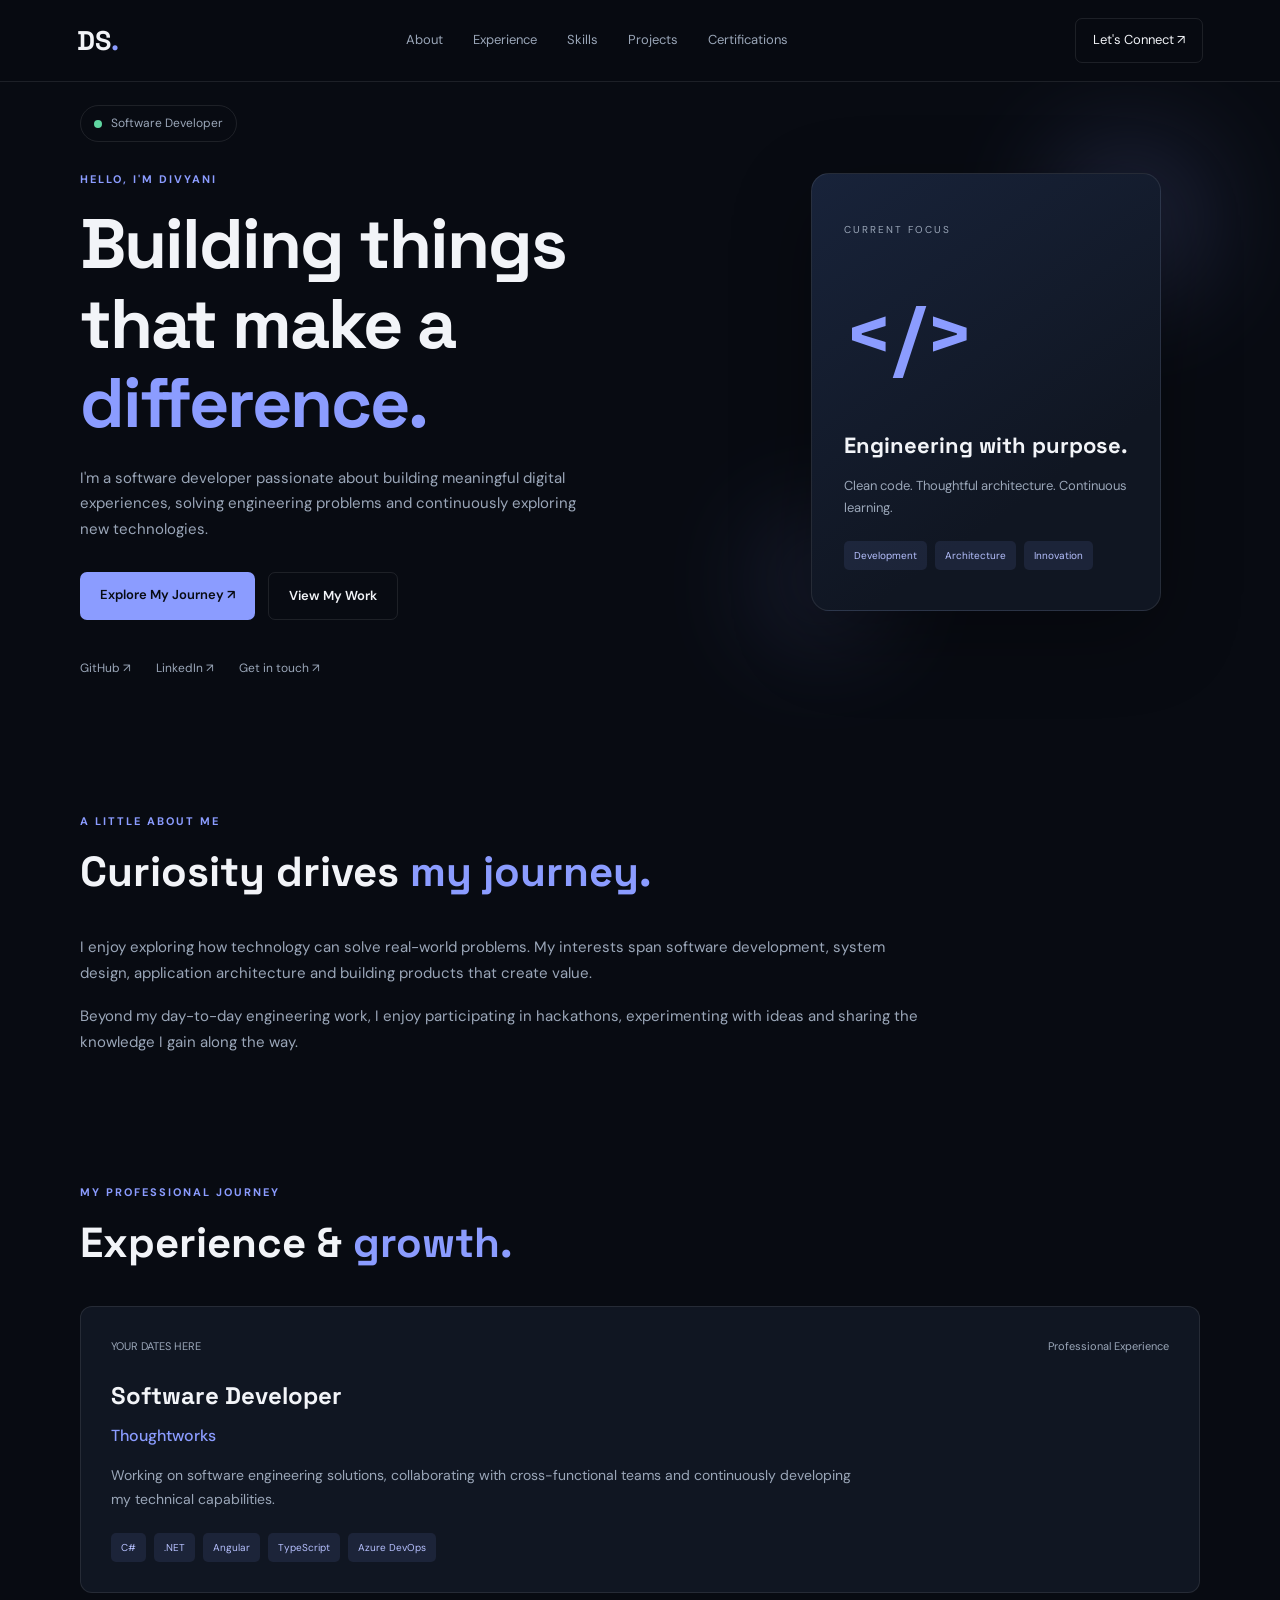
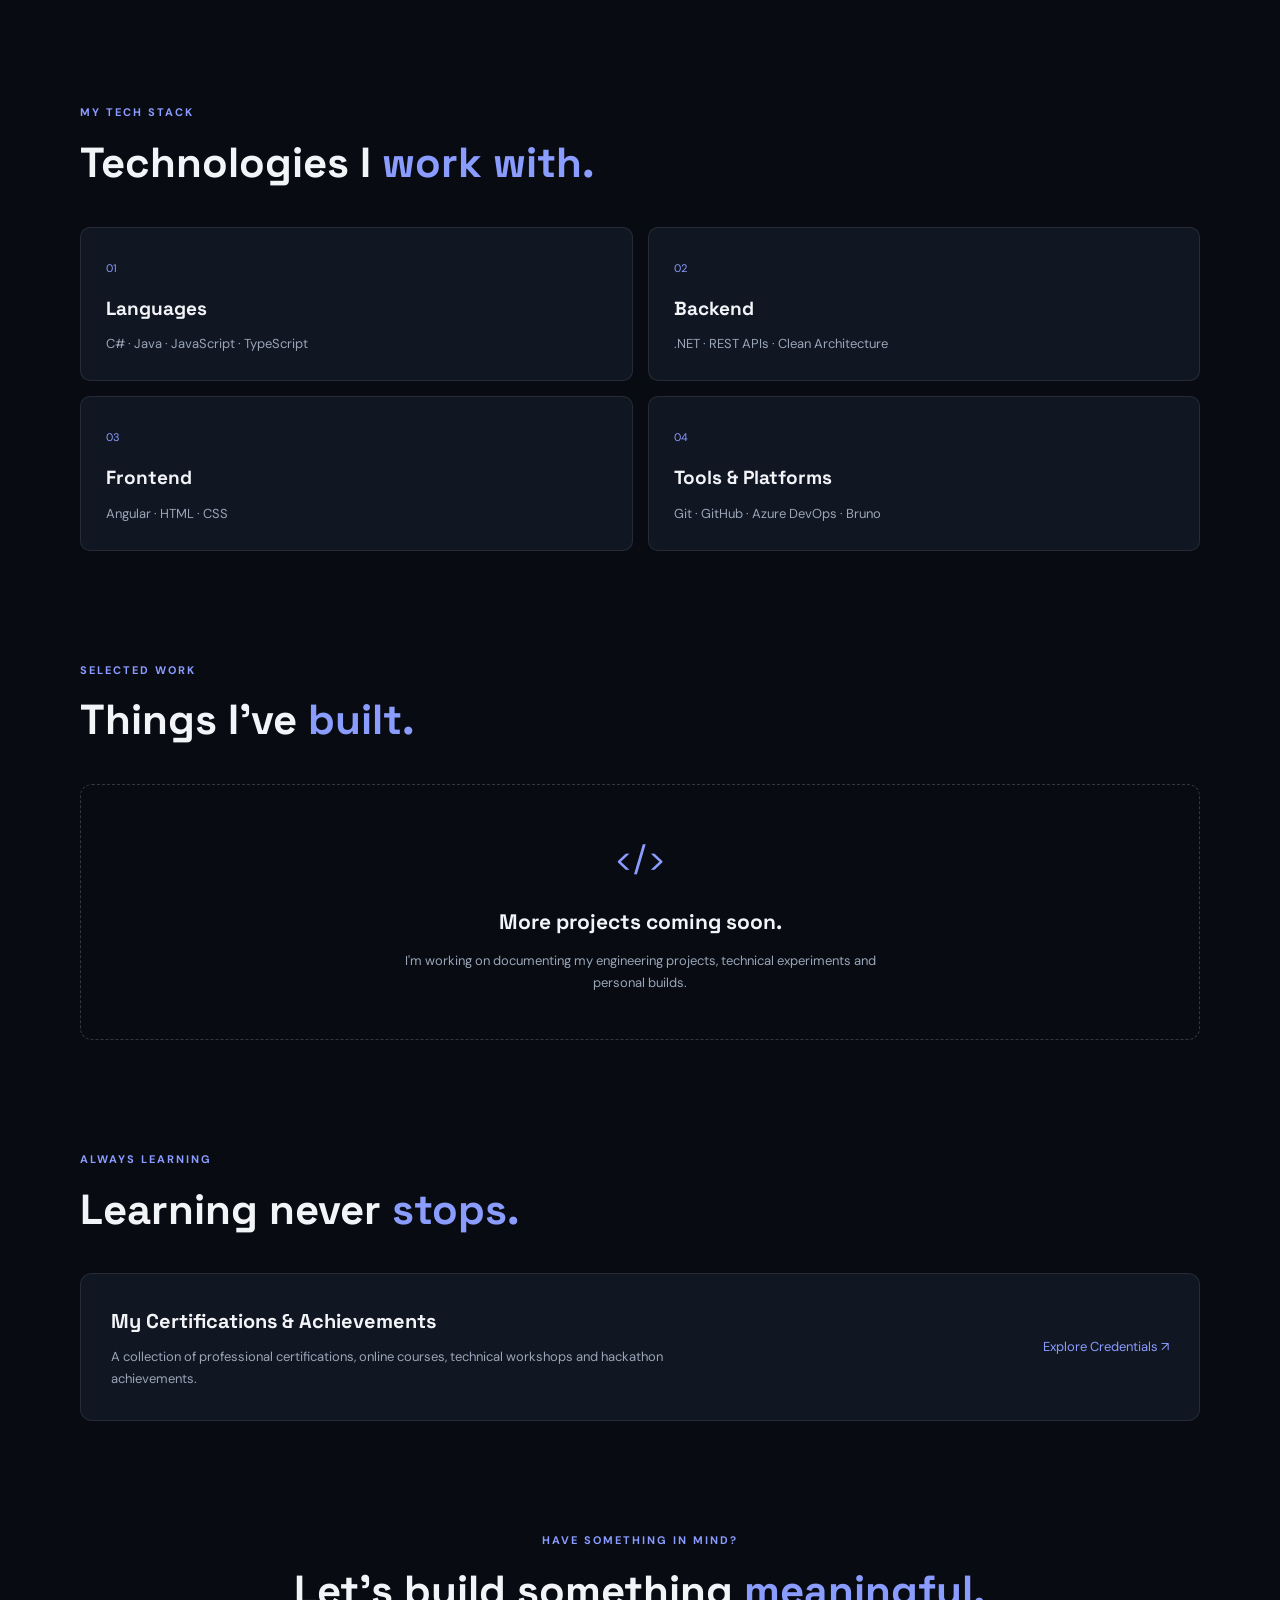
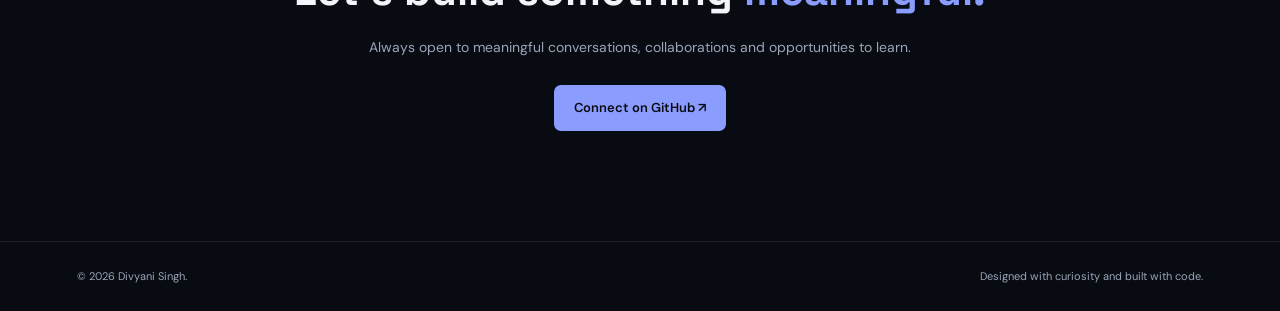
<file: index.html>
<!DOCTYPE html>
<html lang="en">
<head>
    <meta charset="UTF-8">
    <meta name="viewport" content="width=device-width, initial-scale=1.0">

    <meta name="description"
          content="Divyani Singh - Software Developer, Engineering Enthusiast and Continuous Learner.">

    <title>Divyani Singh | Software Developer</title>

    <link rel="preconnect" href="https://fonts.googleapis.com">
    <link rel="preconnect" href="https://fonts.gstatic.com" crossorigin>

    <link href="https://fonts.googleapis.com/css2?family=DM+Sans:wght@400;500;600;700&family=Space+Grotesk:wght@400;500;600;700&display=swap"
          rel="stylesheet">

    <link rel="stylesheet" href="assets/css/style.css">
</head>

<body>

    <!-- Navigation -->
    <header class="navbar">
        <a href="#home" class="logo">DS<span>.</span></a>

        <nav class="nav-links" id="navLinks">
            <a href="#about">About</a>
            <a href="experience.html">Experience</a>
            <a href="#skills">Skills</a>
            <a href="#projects">Projects</a>
            <a href="certifications.html">Certifications</a>
        </nav>

        <a href="#contact" class="nav-contact">Let's Connect ↗️</a>

        <button class="menu-toggle"
                id="menuToggle"
                aria-label="Toggle navigation"
                aria-expanded="false"
                aria-controls="navLinks">
            ☰
        </button>
    </header>


    <main>

        <!-- Hero Section -->
        <section class="hero section-container" id="home">

            <div class="hero-content">

                <div class="availability">
                    <span class="status-dot"></span>
                    Software Developer
                </div>

                <p class="eyebrow">HELLO, I'M DIVYANI</p>

                <h1>
                    Building things<br>
                    that make a <span>difference.</span>
                </h1>

                <p class="hero-description">
                    I'm a software developer passionate about building
                    meaningful digital experiences, solving engineering
                    problems and continuously exploring new technologies.
                </p>

                <div class="hero-buttons">
                    <a href="#experience" class="button button-primary">
                        Explore My Journey ↗️
                    </a>

                    <a href="#projects" class="button button-secondary">
                        View My Work
                    </a>
                </div>

                <div class="social-links">
                    <a href="https://github.com/divs-spec"
                       target="_blank"
                       rel="noopener noreferrer">GitHub ↗️</a>

                    <a href="#contact">LinkedIn ↗️</a>

                    <a href="#contact">Get in touch ↗️</a>
                </div>

            </div>

            <div class="hero-visual">
                <div class="visual-card">
                    <span class="visual-label">CURRENT FOCUS</span>

                    <div class="code-symbol">&lt;/&gt;</div>

                    <h3>Engineering with purpose.</h3>

                    <p>
                        Clean code. Thoughtful architecture.
                        Continuous learning.
                    </p>

                    <div class="visual-tags">
                        <span>Development</span>
                        <span>Architecture</span>
                        <span>Innovation</span>
                    </div>
                </div>

                <div class="floating-dot dot-one"></div>
                <div class="floating-dot dot-two"></div>
            </div>

        </section>


        <!-- About Section -->
        <section class="section-container section" id="about">

            <div class="section-heading">
                <p class="eyebrow">A LITTLE ABOUT ME</p>
                <h2>Curiosity drives <span>my journey.</span></h2>
            </div>

            <div class="about-content">
                <p>
                    I enjoy exploring how technology can solve real-world
                    problems. My interests span software development,
                    system design, application architecture and building
                    products that create value.
                </p>

                <p>
                    Beyond my day-to-day engineering work, I enjoy
                    participating in hackathons, experimenting with ideas
                    and sharing the knowledge I gain along the way.
                </p>
            </div>

        </section>


        <!-- Experience Section -->
        <section class="section-container section" id="experience">

            <div class="section-heading">
                <p class="eyebrow">MY PROFESSIONAL JOURNEY</p>
                <h2>Experience & <span>growth.</span></h2>
            </div>

            <div class="experience-card">

                <div class="experience-meta">
                    <span class="experience-period">YOUR DATES HERE</span>
                    <span class="experience-type">Professional Experience</span>
                </div>

                <h3>Software Developer</h3>

                <h4>Thoughtworks</h4>

                <p>
                    Working on software engineering solutions,
                    collaborating with cross-functional teams and
                    continuously developing my technical capabilities.
                </p>

                <div class="tag-list">
                    <span>C#</span>
                    <span>.NET</span>
                    <span>Angular</span>
                    <span>TypeScript</span>
                    <span>Azure DevOps</span>
                </div>

            </div>

            <!-- Add your previous professional experience here -->

        </section>


        <!-- Skills Section -->
        <section class="section-container section" id="skills">

            <div class="section-heading">
                <p class="eyebrow">MY TECH STACK</p>
                <h2>Technologies I <span>work with.</span></h2>
            </div>

            <div class="skills-grid">

                <div class="skill-card">
                    <span class="skill-number">01</span>
                    <h3>Languages</h3>
                    <p>C# · Java · JavaScript · TypeScript</p>
                </div>

                <div class="skill-card">
                    <span class="skill-number">02</span>
                    <h3>Backend</h3>
                    <p>.NET · REST APIs · Clean Architecture</p>
                </div>

                <div class="skill-card">
                    <span class="skill-number">03</span>
                    <h3>Frontend</h3>
                    <p>Angular · HTML · CSS</p>
                </div>

                <div class="skill-card">
                    <span class="skill-number">04</span>
                    <h3>Tools & Platforms</h3>
                    <p>Git · GitHub · Azure DevOps · Bruno</p>
                </div>

            </div>

        </section>


        <!-- Projects Section -->
        <section class="section-container section" id="projects">

            <div class="section-heading">
                <p class="eyebrow">SELECTED WORK</p>
                <h2>Things I've <span>built.</span></h2>
            </div>

            <div class="project-placeholder">

                <span class="project-icon">&lt;/&gt;</span>

                <h3>More projects coming soon.</h3>

                <p>
                    I'm working on documenting my engineering projects,
                    technical experiments and personal builds.
                </p>

            </div>

        </section>


        <!-- Certifications Section -->
        <section class="section-container section" id="certifications">

            <div class="section-heading">
                <p class="eyebrow">ALWAYS LEARNING</p>
                <h2>Learning never <span>stops.</span></h2>
            </div>

            <div class="certification-card">

                <div>
                    <h3>My Certifications & Achievements</h3>

                    <p>
                        A collection of professional certifications,
                        online courses, technical workshops and
                        hackathon achievements.
                    </p>
                </div>

                <a href="certifications.html" class="text-link">
                    Explore Credentials ↗️
                </a>

            </div>

        </section>


        <!-- Contact Section -->
        <section class="section-container section contact-section"
                 id="contact">

            <p class="eyebrow">HAVE SOMETHING IN MIND?</p>

            <h2>Let's build something <span>meaningful.</span></h2>

            <p>
                Always open to meaningful conversations,
                collaborations and opportunities to learn.
            </p>

            <a href="https://github.com/divs-spec"
               target="_blank"
               rel="noopener noreferrer"
               class="button button-primary">
                Connect on GitHub ↗️
            </a>

        </section>

    </main>


    <!-- Footer -->
    <footer class="footer">
        <p>©️ <span id="currentYear"></span> Divyani Singh.</p>
        <p>Designed with curiosity and built with code.</p>
    </footer>


    <script src="assets/js/main.js"></script>

</body>
</html>
</file>
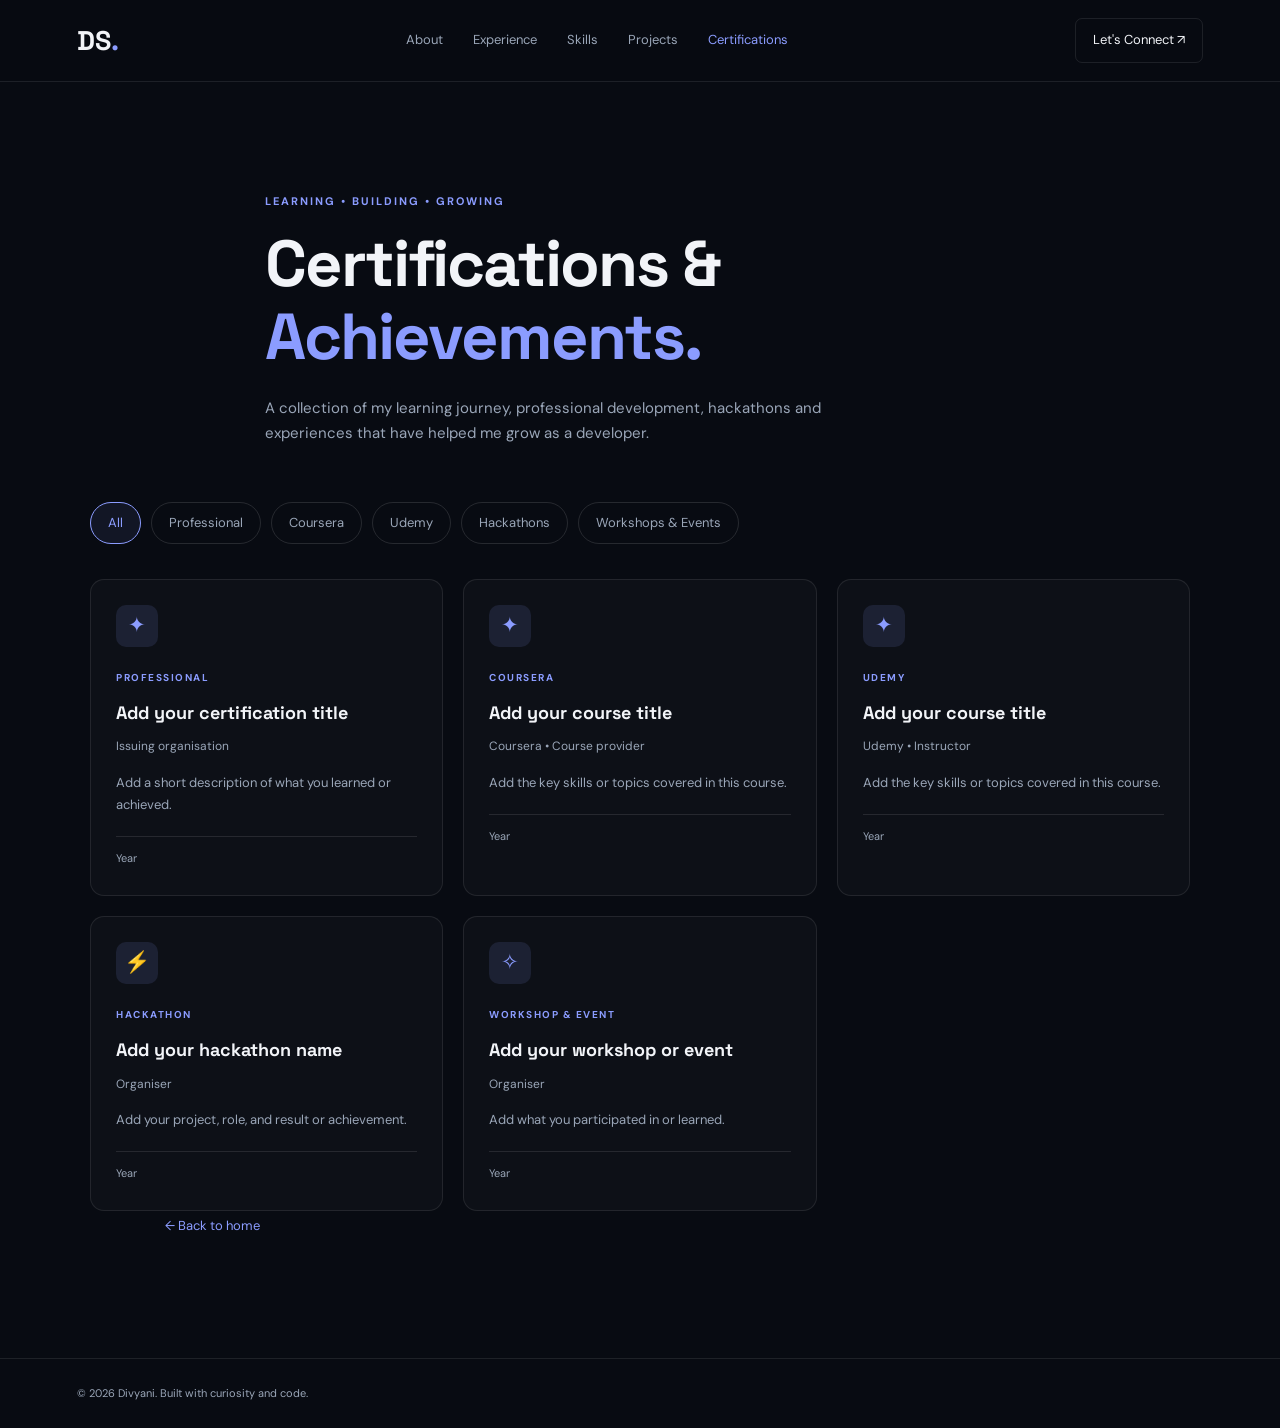
<file: certifications.html>
<!DOCTYPE html>
<html lang="en">
<head>
    <meta charset="UTF-8">
    <meta name="viewport" content="width=device-width, initial-scale=1.0">

    <title>Certifications & Achievements | Divyani</title>
    <meta name="description" content="Explore Divyani's certifications, courses, hackathons and learning achievements.">

    <link rel="preconnect" href="https://fonts.googleapis.com">
    <link rel="preconnect" href="https://fonts.gstatic.com" crossorigin>
    <link href="https://fonts.googleapis.com/css2?family=DM+Sans:wght@400;500;600;700&family=Space+Grotesk:wght@400;500;600;700&display=swap" rel="stylesheet">

    <link rel="stylesheet" href="assets/css/style.css">
</head>

<body>

    <header class="navbar">
        <a href="index.html" class="logo">DS<span>.</span></a>

        <nav class="nav-links" id="navLinks">
            <a href="index.html#about">About</a>
            <a href="experience.html">Experience</a>
            <a href="index.html#skills">Skills</a>
            <a href="index.html#projects">Projects</a>
            <a href="certifications.html" class="active-link">Certifications</a>
        </nav>

        <a href="index.html#contact" class="nav-contact">
            Let's Connect ↗️
        </a>

        <button class="menu-toggle"
                id="menuToggle"
                aria-label="Toggle navigation"
                aria-expanded="false"
                aria-controls="navLinks">
            ☰
        </button>
    </header>

    <main class="inner-page">

        <section class="page-intro container">
            <p class="eyebrow">LEARNING • BUILDING • GROWING</p>

            <h1>Certifications & <span class="gradient-text">Achievements.</span></h1>

            <p>
                A collection of my learning journey, professional development,
                hackathons and experiences that have helped me grow as a developer.
            </p>
        </section>

        <section class="certifications-section container">

            <div class="certification-filters" aria-label="Filter certifications">
                <button class="filter-button active"
                        data-filter="all"
                        aria-pressed="true">All</button>

                <button class="filter-button"
                        data-filter="professional"
                        aria-pressed="false">Professional</button>

                <button class="filter-button"
                        data-filter="coursera"
                        aria-pressed="false">Coursera</button>

                <button class="filter-button"
                        data-filter="udemy"
                        aria-pressed="false">Udemy</button>

                <button class="filter-button"
                        data-filter="hackathon"
                        aria-pressed="false">Hackathons</button>

                <button class="filter-button"
                        data-filter="workshop"
                        aria-pressed="false">Workshops & Events</button>
            </div>

            <div class="certification-grid">

                <!-- Replace this example card with a real achievement -->
                <article class="certificate-card" data-category="professional">
                    <div class="certificate-icon">✦</div>
                    <p class="certificate-category">PROFESSIONAL</p>
                    <h3>Add your certification title</h3>
                    <p class="certificate-provider">Issuing organisation</p>
                    <p class="certificate-description">
                        Add a short description of what you learned or achieved.
                    </p>
                    <span class="certificate-date">Year</span>
                    <!-- Add a real certificate link when available -->
                </article>

                <article class="certificate-card" data-category="coursera">
                    <div class="certificate-icon">✦</div>
                    <p class="certificate-category">COURSERA</p>
                    <h3>Add your course title</h3>
                    <p class="certificate-provider">Coursera • Course provider</p>
                    <p class="certificate-description">
                        Add the key skills or topics covered in this course.
                    </p>
                    <span class="certificate-date">Year</span>
                </article>

                <article class="certificate-card" data-category="udemy">
                    <div class="certificate-icon">✦</div>
                    <p class="certificate-category">UDEMY</p>
                    <h3>Add your course title</h3>
                    <p class="certificate-provider">Udemy • Instructor</p>
                    <p class="certificate-description">
                        Add the key skills or topics covered in this course.
                    </p>
                    <span class="certificate-date">Year</span>
                </article>

                <article class="certificate-card" data-category="hackathon">
                    <div class="certificate-icon">⚡</div>
                    <p class="certificate-category">HACKATHON</p>
                    <h3>Add your hackathon name</h3>
                    <p class="certificate-provider">Organiser</p>
                    <p class="certificate-description">
                        Add your project, role, and result or achievement.
                    </p>
                    <span class="certificate-date">Year</span>
                </article>

                <article class="certificate-card" data-category="workshop">
                    <div class="certificate-icon">✧</div>
                    <p class="certificate-category">WORKSHOP & EVENT</p>
                    <h3>Add your workshop or event</h3>
                    <p class="certificate-provider">Organiser</p>
                    <p class="certificate-description">
                        Add what you participated in or learned.
                    </p>
                    <span class="certificate-date">Year</span>
                </article>

            </div>
        </section>

        <div class="page-back container">
            <a href="index.html" class="text-link">← Back to home</a>
        </div>

    </main>

    <footer class="footer">
        <p>©️ <span id="currentYear"></span> Divyani. Built with curiosity and code.</p>
    </footer>

    <script src="assets/js/main.js"></script>
</body>
</html>
</file>
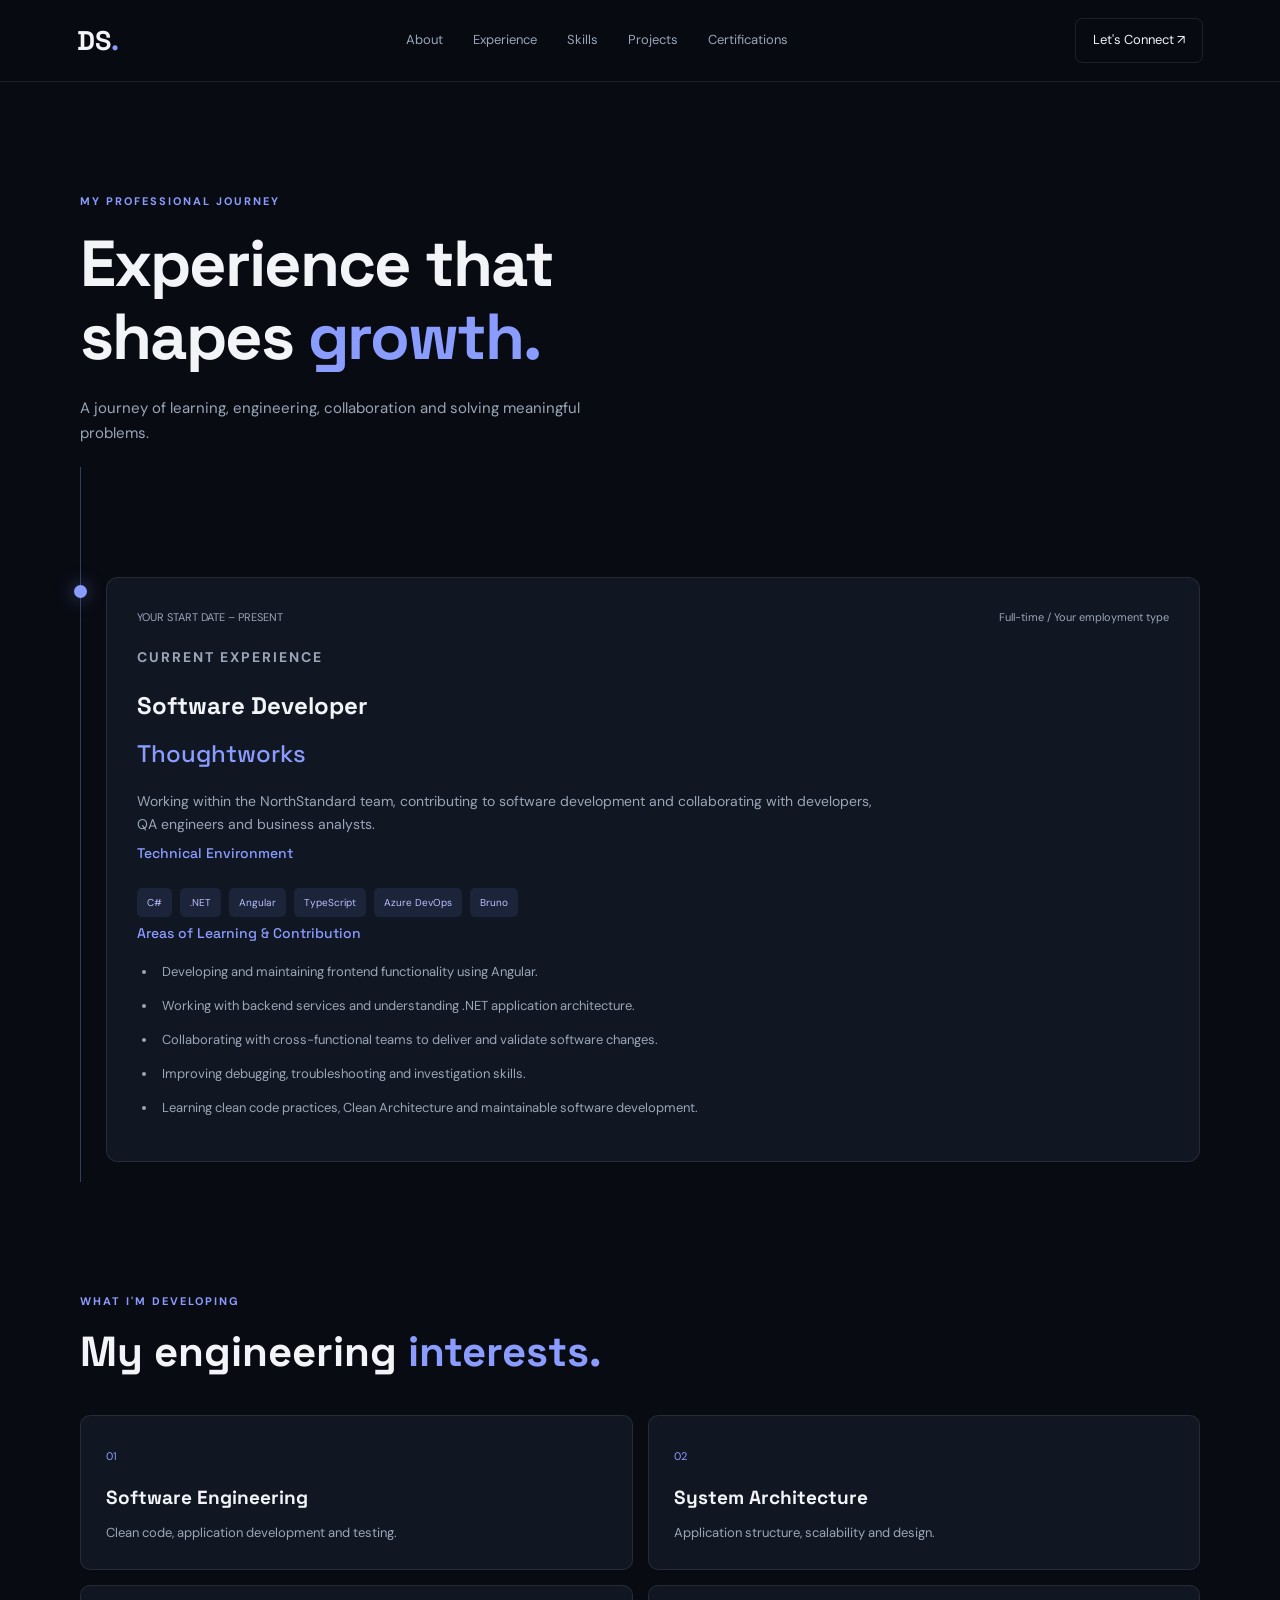
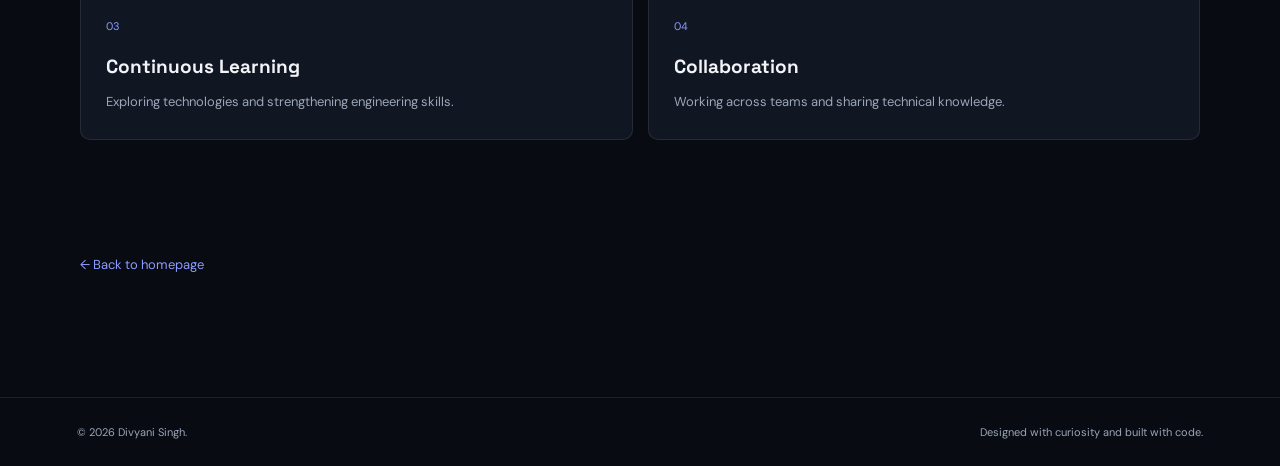
<file: experience.html>
<!DOCTYPE html>
<html lang="en">
<head>
    <meta charset="UTF-8">
    <meta name="viewport" content="width=device-width, initial-scale=1.0">

    <meta name="description"
          content="Explore Divyani Singh's professional software engineering experience.">

    <title>Experience | Divyani Singh</title>

    <link rel="preconnect" href="https://fonts.googleapis.com">
    <link rel="preconnect" href="https://fonts.gstatic.com" crossorigin>

    <link href="https://fonts.googleapis.com/css2?family=DM+Sans:wght@400;500;600;700&family=Space+Grotesk:wght@400;500;600;700&display=swap"
          rel="stylesheet">

    <link rel="stylesheet" href="assets/css/style.css">
</head>

<body>

    <header class="navbar">
        <a href="index.html" class="logo">DS<span>.</span></a>

        <nav class="nav-links" id="navLinks">
            <a href="index.html#about">About</a>
            <a href="experience.html">Experience</a>
            <a href="index.html#skills">Skills</a>
            <a href="index.html#projects">Projects</a>
            <a href="certifications.html">Certifications</a>
        </nav>

        <button class="menu-toggle"
                id="menuToggle"
                aria-label="Toggle navigation"
                aria-expanded="false"
                aria-controls="navLinks">
            ☰
        </button>

        <a href="index.html#contact" class="nav-contact">
            Let's Connect ↗️
        </a>
    </header>


    <main class="section-container inner-page">

        <section class="page-intro">
            <p class="eyebrow">MY PROFESSIONAL JOURNEY</p>

            <h1>
                Experience that<br>
                shapes <span>growth.</span>
            </h1>

            <p>
                A journey of learning, engineering, collaboration
                and solving meaningful problems.
            </p>
        </section>


        <section class="section experience-timeline">

            <div class="timeline-item">

                <div class="timeline-marker"></div>

                <div class="experience-card">

                    <div class="experience-meta">
                        <span>YOUR START DATE – PRESENT</span>
                        <span>Full-time / Your employment type</span>
                    </div>

                    <p class="eyebrow">CURRENT EXPERIENCE</p>

                    <h2>Software Developer</h2>

                    <h3 class="company-name">Thoughtworks</h3>

                    <p>
                        Working within the NorthStandard team,
                        contributing to software development and
                        collaborating with developers, QA engineers
                        and business analysts.
                    </p>

                    <h4 class="detail-heading">
                        Technical Environment
                    </h4>

                    <div class="tag-list">
                        <span>C#</span>
                        <span>.NET</span>
                        <span>Angular</span>
                        <span>TypeScript</span>
                        <span>Azure DevOps</span>
                        <span>Bruno</span>
                    </div>

                    <h4 class="detail-heading">
                        Areas of Learning & Contribution
                    </h4>

                    <ul class="experience-list">
                        <li>
                            Developing and maintaining frontend
                            functionality using Angular.
                        </li>

                        <li>
                            Working with backend services and
                            understanding .NET application architecture.
                        </li>

                        <li>
                            Collaborating with cross-functional teams
                            to deliver and validate software changes.
                        </li>

                        <li>
                            Improving debugging, troubleshooting and
                            investigation skills.
                        </li>

                        <li>
                            Learning clean code practices,
                            Clean Architecture and maintainable
                            software development.
                        </li>
                    </ul>

                </div>

            </div>


            <!-- Add previous employment here when ready -->

        </section>


        <section class="section">
            <div class="section-heading">
                <p class="eyebrow">WHAT I'M DEVELOPING</p>

                <h2>My engineering <span>interests.</span></h2>
            </div>

            <div class="skills-grid">

                <div class="skill-card">
                    <span class="skill-number">01</span>
                    <h3>Software Engineering</h3>
                    <p>Clean code, application development and testing.</p>
                </div>

                <div class="skill-card">
                    <span class="skill-number">02</span>
                    <h3>System Architecture</h3>
                    <p>Application structure, scalability and design.</p>
                </div>

                <div class="skill-card">
                    <span class="skill-number">03</span>
                    <h3>Continuous Learning</h3>
                    <p>Exploring technologies and strengthening engineering skills.</p>
                </div>

                <div class="skill-card">
                    <span class="skill-number">04</span>
                    <h3>Collaboration</h3>
                    <p>Working across teams and sharing technical knowledge.</p>
                </div>

            </div>
        </section>


        <section class="section page-back">
            <a href="index.html" class="text-link">
                ← Back to homepage
            </a>
        </section>

    </main>


    <footer class="footer">
        <p>©️ <span id="currentYear"></span> Divyani Singh.</p>
        <p>Designed with curiosity and built with code.</p>
    </footer>

    <script src="assets/js/main.js"></script>

</body>
</html>
</file>
<file: assets/css/style.css>
/* ------------------------------
   GLOBAL STYLES
------------------------------ */

:root {
    --background: #080b12;
    --surface: #101622;
    --surface-light: #151e2d;
    --text-primary: #f2f4f8;
    --text-secondary: #9aa6b8;
    --accent: #8b9cff;
    --border: rgba(255, 255, 255, 0.09);
}

* {
    margin: 0;
    padding: 0;
    box-sizing: border-box;
    scroll-behavior: smooth;
}

body {
    background: var(--background);
    color: var(--text-primary);
    font-family: 'DM Sans', sans-serif;
    line-height: 1.7;
}

a {
    color: inherit;
    text-decoration: none;
}

button {
    font: inherit;
}

.section-container {
    width: min(1120px, 88%);
    margin: auto;
}

.section {
    padding-top: 110px;
}


/* ------------------------------
   NAVIGATION
------------------------------ */

.navbar {
    width: 100%;
    height: 82px;
    padding: 0 6%;
    display: flex;
    justify-content: space-between;
    align-items: center;
    border-bottom: 1px solid var(--border);
    position: sticky;
    top: 0;
    z-index: 100;
    background: rgba(8, 11, 18, 0.92);
    backdrop-filter: blur(18px);
}

.logo {
    font-family: 'Space Grotesk', sans-serif;
    font-size: 27px;
    font-weight: 700;
}

.logo span,
h1 span,
h2 span {
    color: var(--accent);
}

.nav-links {
    display: flex;
    gap: 30px;
}

.nav-links a {
    color: var(--text-secondary);
    font-size: 13px;
    transition: color 0.3s;
}

.nav-links a:hover,
.social-links a:hover {
    color: var(--accent);
}

.nav-contact {
    font-size: 13px;
    border: 1px solid var(--border);
    padding: 10px 17px;
    border-radius: 7px;
}

.menu-toggle {
    display: none;
    background: none;
    border: none;
    color: white;
    font-size: 25px;
    cursor: pointer;
}


/* ------------------------------
   HERO
------------------------------ */

.hero {
    min-height: 620px;
    display: grid;
    grid-template-columns: 1.2fr 0.8fr;
    align-items: center;
    gap: 50px;
}

.availability {
    display: inline-flex;
    align-items: center;
    gap: 9px;
    border: 1px solid var(--border);
    border-radius: 30px;
    padding: 7px 13px;
    color: var(--text-secondary);
    font-size: 12px;
    margin-bottom: 28px;
}

.status-dot {
    width: 8px;
    height: 8px;
    border-radius: 50%;
    background: #5fd6a0;
}

.eyebrow {
    color: var(--accent);
    font-size: 11px;
    font-weight: 700;
    letter-spacing: 2px;
    margin-bottom: 16px;
}

h1,
h2,
h3 {
    font-family: 'Space Grotesk', sans-serif;
}

h1 {
    font-size: clamp(42px, 5.5vw, 70px);
    line-height: 1.13;
    letter-spacing: -2px;
}

.hero-description {
    max-width: 520px;
    color: var(--text-secondary);
    margin-top: 24px;
    font-size: 15px;
}

.hero-buttons {
    display: flex;
    gap: 13px;
    margin-top: 30px;
    flex-wrap: wrap;
}

.button {
    padding: 12px 20px;
    border-radius: 7px;
    font-size: 13px;
    font-weight: 600;
    transition: 0.3s;
    display: inline-block;
}

.button-primary {
    background: var(--accent);
    color: #080b12;
}

.button-primary:hover {
    transform: translateY(-3px);
    box-shadow: 0 8px 25px rgba(139, 156, 255, 0.2);
}

.button-secondary {
    border: 1px solid var(--border);
}

.button-secondary:hover {
    background: var(--surface);
}

.social-links {
    display: flex;
    gap: 25px;
    margin-top: 38px;
}

.social-links a {
    color: var(--text-secondary);
    font-size: 12px;
}


/* ------------------------------
   HERO VISUAL
------------------------------ */

.hero-visual {
    position: relative;
    display: flex;
    justify-content: center;
    align-items: center;
}

.visual-card {
    width: 100%;
    max-width: 350px;
    padding: 40px 32px;
    background:
        linear-gradient(145deg, #18233a, #101622 70%);
    border: 1px solid var(--border);
    border-radius: 18px;
    box-shadow: 0 25px 80px rgba(0, 0, 0, 0.3);
    position: relative;
    z-index: 1;
}

.visual-label {
    font-size: 10px;
    color: var(--text-secondary);
    letter-spacing: 2px;
}

.code-symbol {
    font-size: 80px;
    font-weight: 700;
    font-family: 'Space Grotesk', sans-serif;
    color: var(--accent);
    margin: 25px 0;
}

.visual-card h3 {
    font-size: 22px;
    margin-bottom: 10px;
}

.visual-card p {
    color: var(--text-secondary);
    font-size: 13px;
}

.visual-tags,
.tag-list {
    display: flex;
    gap: 8px;
    flex-wrap: wrap;
    margin-top: 22px;
}

.visual-tags span,
.tag-list span {
    padding: 6px 10px;
    border-radius: 5px;
    background: rgba(139, 156, 255, 0.1);
    color: #b7c1ff;
    font-size: 10px;
}

.floating-dot {
    position: absolute;
    border-radius: 50%;
    background: var(--accent);
    filter: blur(60px);
    opacity: 0.25;
}

.dot-one {
    width: 140px;
    height: 140px;
    top: -25px;
    right: 0;
}

.dot-two {
    width: 100px;
    height: 100px;
    bottom: -20px;
    left: 0;
}


/* ------------------------------
   SECTION HEADINGS
------------------------------ */

.section-heading {
    margin-bottom: 38px;
}

.section-heading h2,
.contact-section h2 {
    font-size: clamp(30px, 4vw, 42px);
    line-height: 1.2;
}


/* ------------------------------
   ABOUT
------------------------------ */

.about-content {
    max-width: 850px;
}

.about-content p {
    color: var(--text-secondary);
    font-size: 15px;
    margin-bottom: 18px;
}


/* ------------------------------
   EXPERIENCE
------------------------------ */

.experience-card {
    padding: 30px;
    background: var(--surface);
    border: 1px solid var(--border);
    border-radius: 12px;
}

.experience-meta {
    display: flex;
    justify-content: space-between;
    gap: 15px;
    flex-wrap: wrap;
    color: var(--text-secondary);
    font-size: 11px;
    margin-bottom: 20px;
}

.experience-card h3 {
    font-size: 24px;
}

.experience-card h4 {
    color: var(--accent);
    margin-top: 5px;
    font-weight: 500;
}

.experience-card p {
    color: var(--text-secondary);
    margin-top: 15px;
    max-width: 750px;
    font-size: 14px;
}


/* ------------------------------
   SKILLS
------------------------------ */

.skills-grid {
    display: grid;
    grid-template-columns: repeat(2, 1fr);
    gap: 15px;
}

.skill-card {
    background: var(--surface);
    border: 1px solid var(--border);
    padding: 25px;
    border-radius: 10px;
    transition: 0.3s;
}

.skill-card:hover {
    border-color: rgba(139, 156, 255, 0.5);
    transform: translateY(-3px);
}

.skill-number {
    color: var(--accent);
    font-size: 11px;
}

.skill-card h3 {
    margin-top: 13px;
    font-size: 19px;
}

.skill-card p {
    color: var(--text-secondary);
    margin-top: 8px;
    font-size: 13px;
}


/* ------------------------------
   PROJECTS
------------------------------ */

.project-placeholder {
    border: 1px dashed rgba(255, 255, 255, 0.18);
    border-radius: 12px;
    padding: 45px 25px;
    text-align: center;
}

.project-icon {
    font-size: 35px;
    color: var(--accent);
}

.project-placeholder h3 {
    margin-top: 15px;
    font-size: 21px;
}

.project-placeholder p {
    max-width: 500px;
    margin: 10px auto 0;
    color: var(--text-secondary);
    font-size: 13px;
}


/* ------------------------------
   CERTIFICATIONS
------------------------------ */

.certification-card {
    display: flex;
    justify-content: space-between;
    align-items: center;
    gap: 25px;
    padding: 30px;
    background: var(--surface);
    border: 1px solid var(--border);
    border-radius: 12px;
}

.certification-card h3 {
    font-size: 20px;
}

.certification-card p {
    color: var(--text-secondary);
    font-size: 13px;
    margin-top: 8px;
    max-width: 600px;
}

.text-link {
    color: var(--accent);
    font-size: 13px;
    white-space: nowrap;
}


/* ------------------------------
   CONTACT
------------------------------ */

.contact-section {
    text-align: center;
    padding-bottom: 110px;
}

.contact-section > p:not(.eyebrow) {
    color: var(--text-secondary);
    font-size: 14px;
    margin: 20px auto 25px;
    max-width: 550px;
}


/* ------------------------------
   FOOTER
------------------------------ */

.footer {
    border-top: 1px solid var(--border);
    padding: 25px 6%;
    display: flex;
    justify-content: space-between;
    gap: 15px;
    color: var(--text-secondary);
    font-size: 11px;
}


/* ------------------------------
   RESPONSIVE DESIGN
------------------------------ */

@media (max-width: 850px) {

    .nav-links {
        gap: 15px;
    }

    .hero {
        grid-template-columns: 1fr;
        padding-top: 65px;
        padding-bottom: 40px;
    }

    .hero-visual {
        max-width: 500px;
    }

}

@media (max-width: 650px) {

    .navbar {
        height: 70px;
    }

    .nav-contact {
        display: none;
    }

    .menu-toggle {
        display: block;
    }

    .nav-links {
        display: none;
        position: absolute;
        top: 70px;
        left: 0;
        width: 100%;
        padding: 20px 6%;
        background: #101622;
        flex-direction: column;
        border-bottom: 1px solid var(--border);
    }

    .nav-links.active {
        display: flex;
    }

    .hero {
        min-height: auto;
    }

    .skills-grid {
        grid-template-columns: 1fr;
    }

    .certification-card {
        flex-direction: column;
        align-items: flex-start;
    }

    .footer {
        flex-direction: column;
    }

    .social-links {
        flex-wrap: wrap;
    }

    .section {
        padding-top: 80px;
    }

}
/* ------------------------------
   INNER PAGES
------------------------------ */

.inner-page {
    padding-top: 80px;
    padding-bottom: 100px;
}

.page-intro {
    max-width: 750px;
    padding: 30px 0 20px;
}

.page-intro h1 {
    font-size: clamp(42px, 5.5vw, 65px);
}

.page-intro > p:last-child {
    color: var(--text-secondary);
    max-width: 570px;
    margin-top: 22px;
    font-size: 15px;
}


/* ------------------------------
   EXPERIENCE TIMELINE
------------------------------ */

.experience-timeline {
    padding-left: 25px;
    border-left: 1px solid rgba(139, 156, 255, 0.35);
}

.timeline-item {
    position: relative;
    padding-bottom: 20px;
}

.timeline-marker {
    position: absolute;
    left: -32px;
    top: 8px;
    width: 13px;
    height: 13px;
    border-radius: 50%;
    background: var(--accent);
    box-shadow: 0 0 18px rgba(139, 156, 255, 0.5);
}

.company-name {
    color: var(--accent);
    font-weight: 500;
    font-size: 17px;
    margin-top: 7px;
}

.detail-heading {
    font-family: 'Space Grotesk', sans-serif;
    font-size: 14px;
    margin-top: 28px;
}

.experience-list {
    margin: 15px 0 0 20px;
    color: var(--text-secondary);
    font-size: 13px;
}

.experience-list li {
    padding-left: 5px;
    margin-bottom: 12px;
}

.page-back {
    padding-bottom: 20px;
}

/* CERTIFICATIONS PAGE */

.active-link {
    color: var(--accent) !important;
}

.certifications-section {
    padding-top: 35px;
}

.certification-filters {
    display: flex;
    flex-wrap: wrap;
    gap: 10px;
    margin-bottom: 35px;
}

.filter-button {
    padding: 9px 17px;
    border: 1px solid var(--border-color, rgba(255, 255, 255, 0.12));
    border-radius: 30px;
    background: transparent;
    color: var(--text-secondary);
    font-family: inherit;
    font-size: 13px;
    cursor: pointer;
    transition: 0.2s ease;
}

.filter-button:hover,
.filter-button.active {
    color: var(--accent);
    border-color: var(--accent);
    background: rgba(139, 156, 255, 0.08);
}

.certification-grid {
    display: grid;
    grid-template-columns: repeat(3, minmax(0, 1fr));
    gap: 20px;
}

.certificate-card {
    padding: 25px;
    border: 1px solid rgba(255, 255, 255, 0.09);
    border-radius: 14px;
    background: rgba(255, 255, 255, 0.025);
    transition: transform 0.25s ease, border-color 0.25s ease;
}

.certificate-card:hover {
    transform: translateY(-5px);
    border-color: rgba(139, 156, 255, 0.5);
}

.certificate-card[hidden] {
    display: none;
}

.certificate-icon {
    display: flex;
    align-items: center;
    justify-content: center;
    width: 42px;
    height: 42px;
    margin-bottom: 22px;
    border-radius: 10px;
    background: rgba(139, 156, 255, 0.12);
    color: var(--accent);
    font-size: 21px;
}

.certificate-category {
    color: var(--accent);
    font-size: 10px;
    font-weight: 700;
    letter-spacing: 1.5px;
    margin-bottom: 12px;
}

.certificate-card h3 {
    font-family: 'Space Grotesk', sans-serif;
    font-size: 18px;
    margin-bottom: 8px;
}

.certificate-provider {
    color: var(--text-secondary);
    font-size: 12px;
    margin-bottom: 15px;
}

.certificate-description {
    color: var(--text-secondary);
    font-size: 13px;
    line-height: 1.7;
    margin-bottom: 20px;
}

.certificate-date {
    display: inline-block;
    color: var(--text-secondary);
    font-size: 11px;
    padding-top: 12px;
    border-top: 1px solid rgba(255, 255, 255, 0.1);
    width: 100%;
}

@media (max-width: 900px) {
    .certification-grid {
        grid-template-columns: repeat(2, minmax(0, 1fr));
    }
}

@media (max-width: 600px) {
    .certification-grid {
        grid-template-columns: 1fr;
    }

    .certification-filters {
        gap: 8px;
    }

    .filter-button {
        padding: 8px 13px;
        font-size: 12px;
    }
}
/* Align certification content with the other pages */

.certifications-section.container {
    width: min(1100px, 90%);
    margin-left: auto;
    margin-right: auto;
}

.page-intro.container,
.page-back.container {
    width: min(950px, 90%);
    margin-left: auto;
    margin-right: auto;
}
</file>
